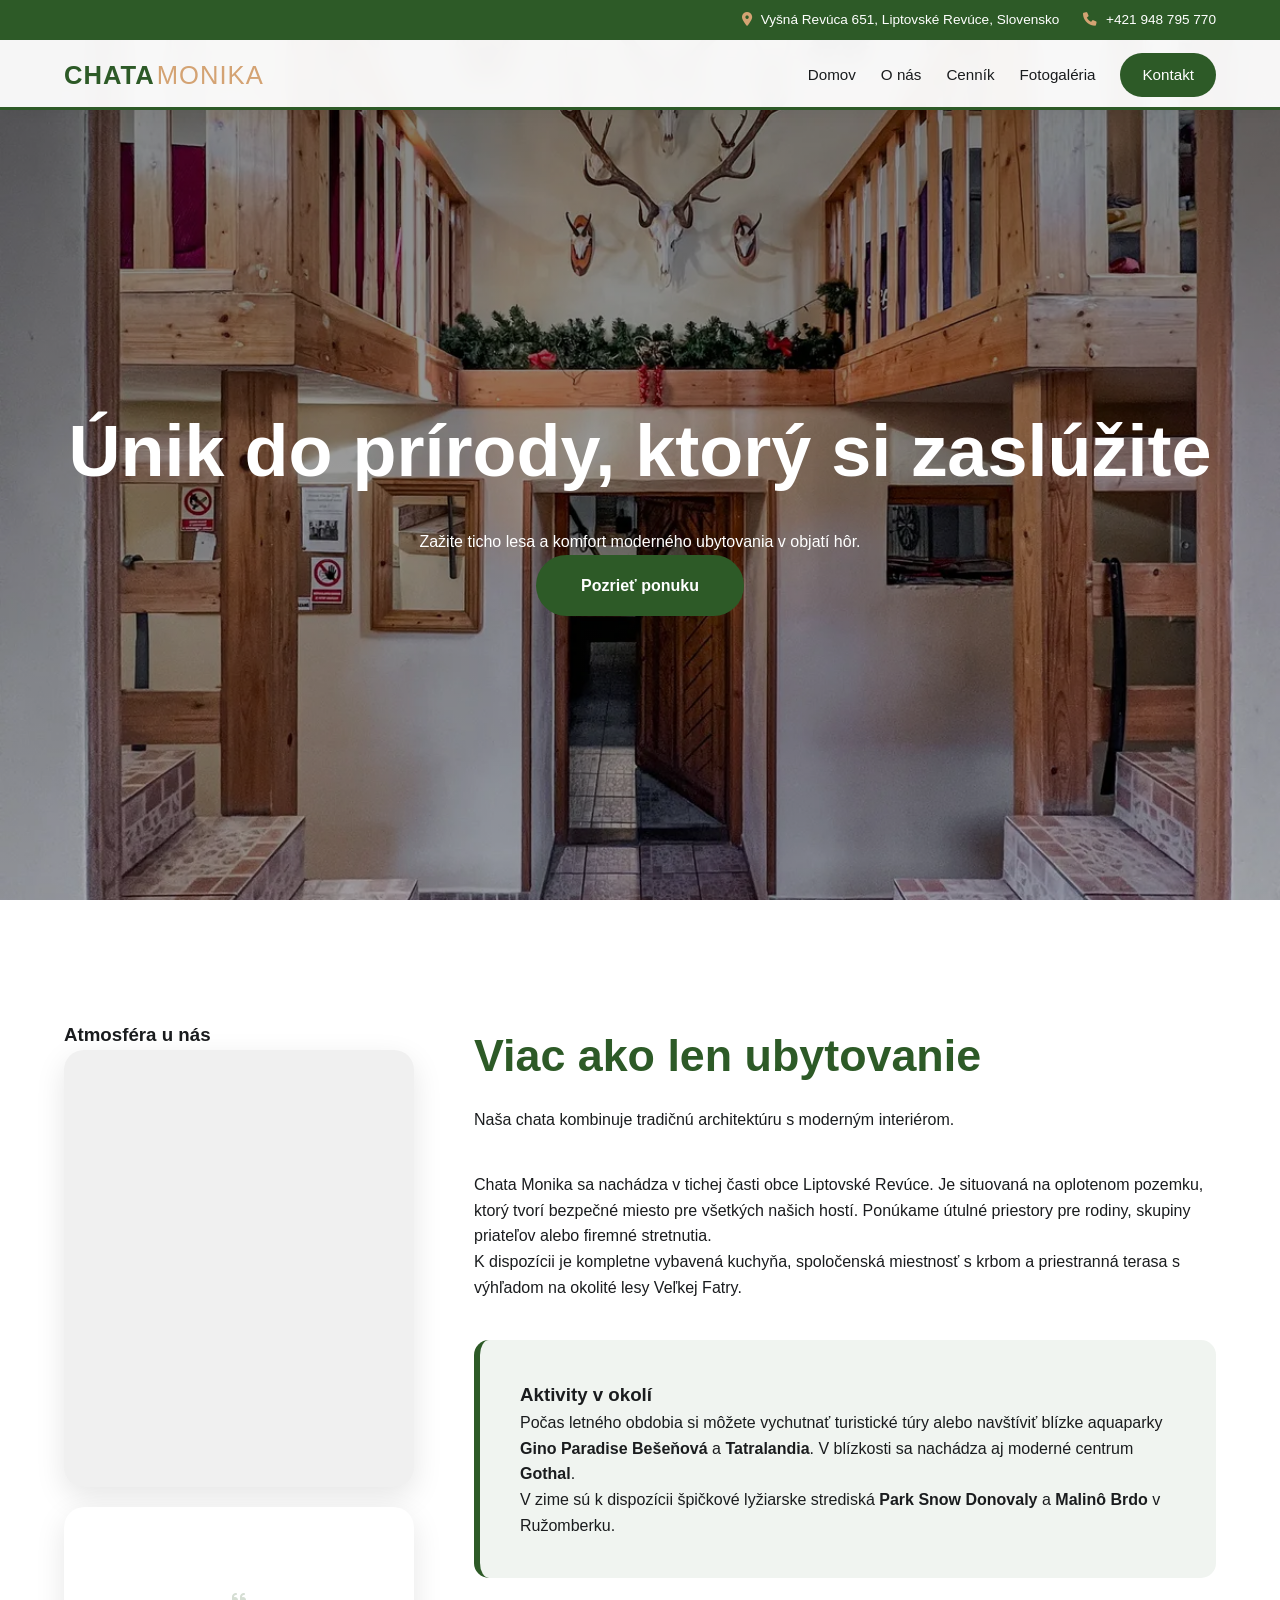
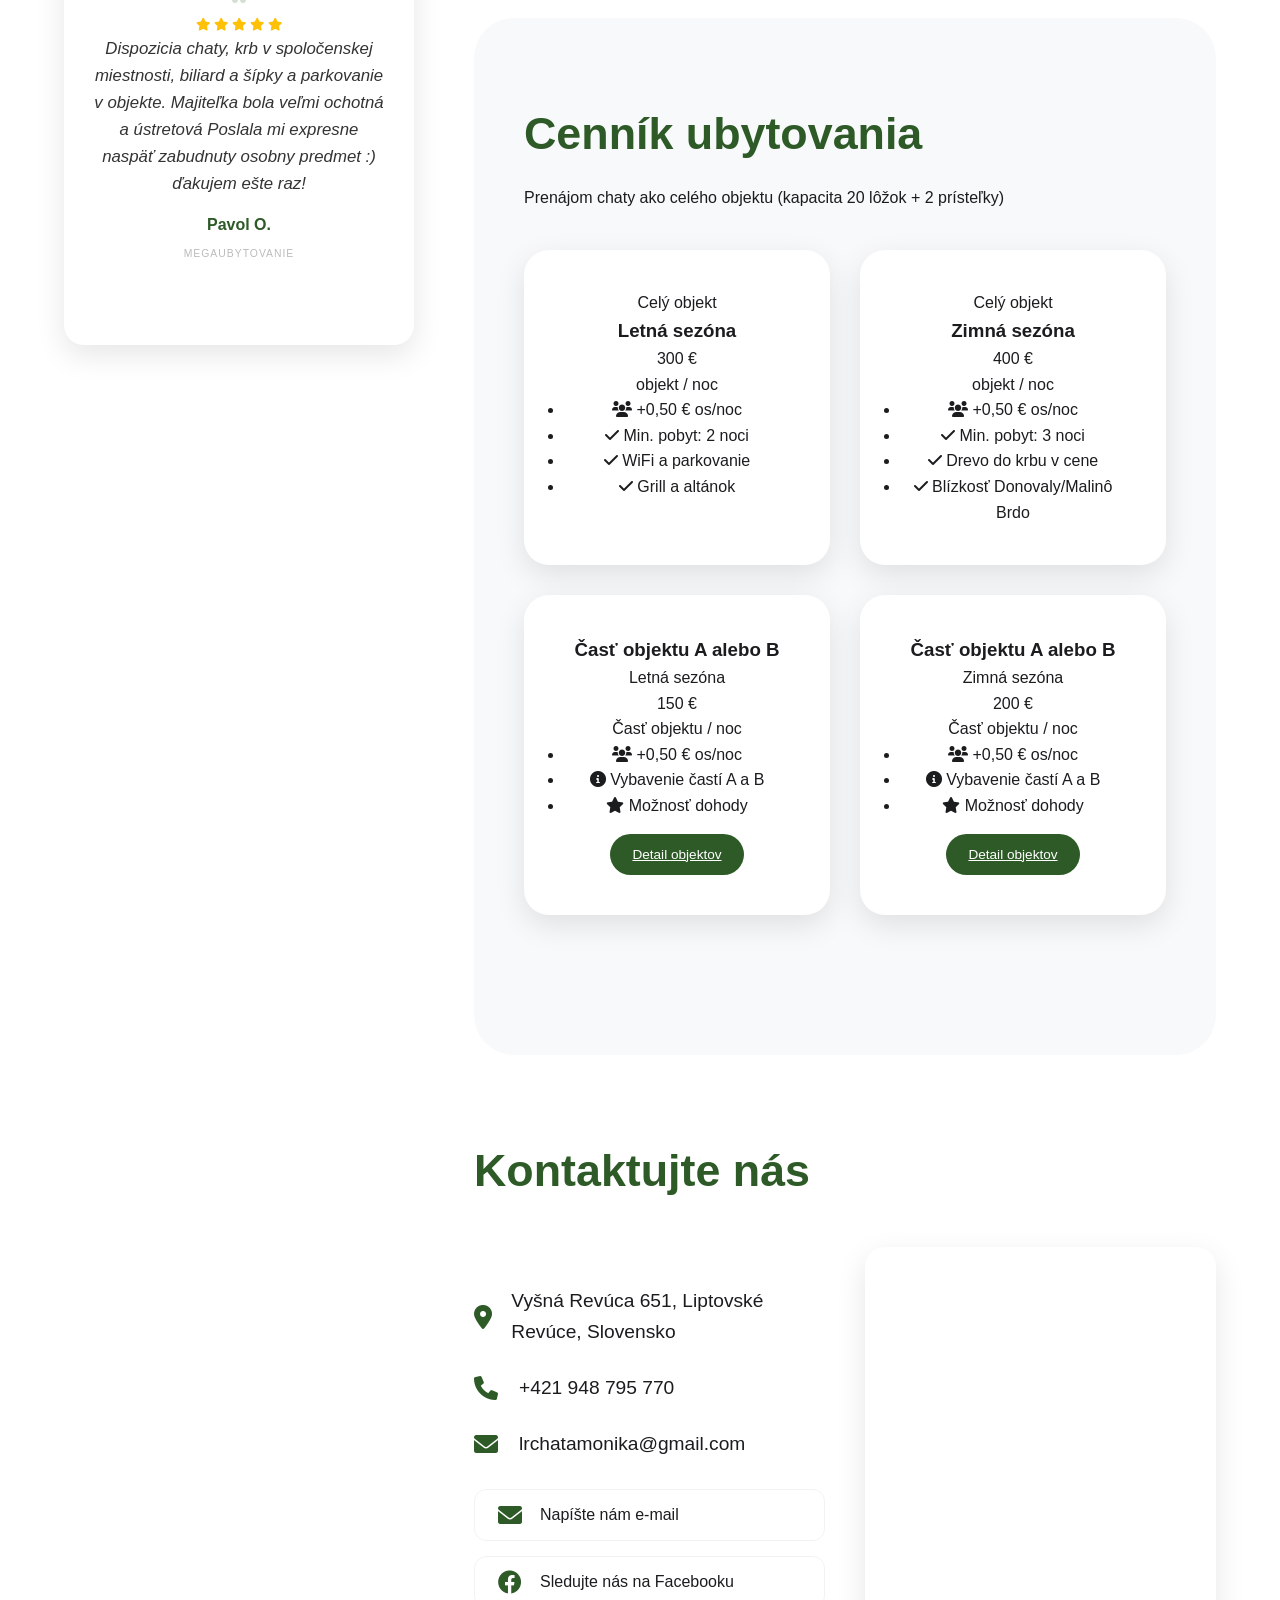
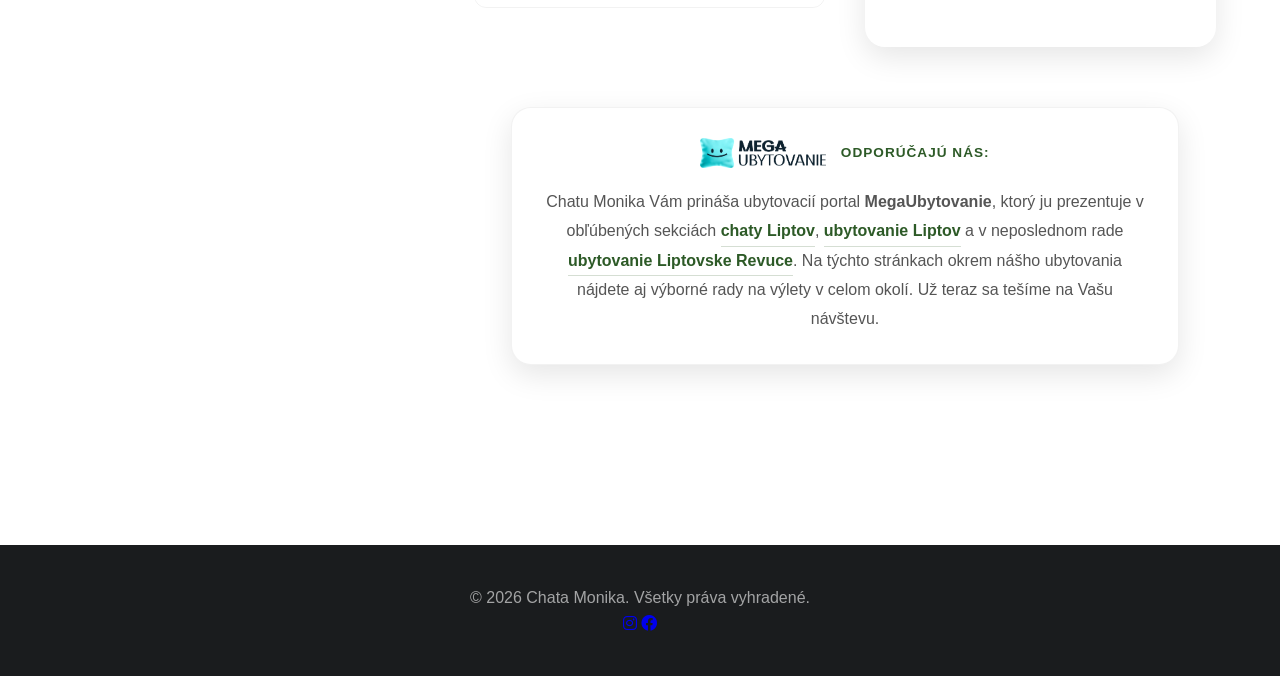
<file: index.html>
<!DOCTYPE html>
<html lang="sk">
<head>
    <meta charset="UTF-8">
    <meta name="viewport" content="width=device-width, initial-scale=1.0">
    <title>Chata Monika | Ubytovanie v srdci Veľkej Fatry</title>
    <link rel="stylesheet" href="style.css">
    <link rel="stylesheet" href="https://cdnjs.cloudflare.com/ajax/libs/font-awesome/6.0.0/css/all.min.css">
</head>
<body>

    <div class="topbar">
        <div class="topbar-content">
            <span><i class="fas fa-map-marker-alt"></i> Vyšná Revúca 651, Liptovské Revúce, Slovensko</span>
            <span><i class="fas fa-phone"></i> +421 948 795 770</span>
        </div>
    </div>

    <nav>
        <div class="nav-container">
            <div class="logo">
                <a href="#domov">CHATA<span>MONIKA</span></a>
            </div>
            
            <div class="menu-toggle" id="mobile-menu">
                <i class="fas fa-bars"></i>
            </div>
            
            <div class="nav-links">
                <a href="#domov">Domov</a>
                <a href="#o-nas">O nás</a>
                <a href="#cennik">Cenník</a>
                <a href="gallery.html">Fotogaléria</a>
                <a href="#kontakt" class="btn-small">Kontakt</a>
            </div>
        </div>
    </nav>

    <header id="domov">
        <div class="hero-content">
            <h1>Únik do prírody, ktorý si zaslúžite</h1>
            <p>Zažite ticho lesa a komfort moderného ubytovania v objatí hôr.</p>
            <a href="#cennik" class="btn">Pozrieť ponuku</a>
        </div>
    </header>

    <main class="main-layout">
        
        <aside class="sidebar-gallery">

            <h3>Atmosféra u nás</h3> <!-- 🔥 presunuté mimo -->
        
            <div class="sidebar-sticky">
                
                <div class="sidebar-box slideshow-container">
                    <div class="sidebar-slides slide-1"></div>
                    <div class="sidebar-slides slide-2"></div>
                    <div class="sidebar-slides slide-3"></div>
                </div>
            
                <div class="sidebar-box" id="review-sidebar">
                    <p style="text-align:center; padding:20px;">Načítavam recenzie...</p>
                </div>
            </div>
        
        </aside>

        <article class="content-area">
            <section id="o-nas">
                <div class="section-header">
                    <h2>Viac ako len ubytovanie</h2>
                    <p>Naša chata kombinuje tradičnú architektúru s moderným interiérom.</p>
                </div>
                <p>Chata Monika sa nachádza v tichej časti obce Liptovské Revúce. Je situovaná na oplotenom pozemku, ktorý tvorí bezpečné miesto pre všetkých našich hostí. Ponúkame útulné priestory pre rodiny, skupiny priateľov alebo firemné stretnutia.</p>
                <p>K dispozícii je kompletne vybavená kuchyňa, spoločenská miestnosť s krbom a priestranná terasa s výhľadom na okolité lesy Veľkej Fatry.</p>
                
                <div class="activities">
                    <h3>Aktivity v okolí</h3>
                    <p>Počas letného obdobia si môžete vychutnať turistické túry alebo navštíviť blízke aquaparky <strong>Gino Paradise Bešeňová</strong> a <strong>Tatralandia</strong>. V blízkosti sa nachádza aj moderné centrum <strong>Gothal</strong>.</p>
                    <p>V zime sú k dispozícii špičkové lyžiarske strediská <strong>Park Snow Donovaly</strong> a <strong>Malinô Brdo</strong> v Ružomberku.</p>
                </div>
            </section>

            <section id="cennik" class="bg-light">
    <div class="section-header text-center">
        <h2>Cenník ubytovania</h2>
        <p>Prenájom chaty ako celého objektu (kapacita 20 lôžok + 2 prísteľky)</p>
    </div>

    <div class="pricing-table">
        <div class="price-item">
            <div class="price-tag">Celý objekt</div>
            <h3>Letná sezóna</h3>
            <div class="price">300 €</div>
            <p class="price-per">objekt / noc</p>
            <ul class="price-features">
                <li><i class="fas fa-users"></i> +0,50 € os/noc</li>
                <li><i class="fas fa-check"></i> Min. pobyt: 2 noci</li>
                <li><i class="fas fa-check"></i> WiFi a parkovanie</li>
                <li><i class="fas fa-check"></i> Grill a altánok</li>
            </ul>
        </div>

        <div class="price-item featured">
            <div class="price-tag">Celý objekt</div>
            <h3>Zimná sezóna</h3>
            <div class="price">400 €</div>
            <p class="price-per">objekt / noc</p>
            <ul class="price-features">
                <li><i class="fas fa-users"></i> +0,50 € os/noc</li>
                <li><i class="fas fa-check"></i> Min. pobyt: 3 noci</li>
                <li><i class="fas fa-check"></i> Drevo do krbu v cene</li>
                <li><i class="fas fa-check"></i> Blízkosť Donovaly/Malinô Brdo</li>
            </ul>
        </div>

        <div class="price-item">
            <h3>Časť objektu A alebo B</h3>
            <p class="season-date">Letná sezóna</p>
            <div class="price">150 €</div>
            <p class="price-per">Časť objektu / noc</p>
            <ul class="price-features">
                <li><i class="fas fa-users"></i> +0,50 € os/noc</li>
                <li><i class="fas fa-info-circle"></i> Vybavenie častí A a B</li>
                <li><i class="fas fa-star"></i> Možnosť dohody</li>
            </ul>
            <a href="additional.html" class="btn-small" style="margin-top: 15px; display: inline-block;">Detail objektov</a>
        </div>

        <div class="price-item">
            <h3>Časť objektu A alebo B</h3>
            <p class="season-date">Zimná sezóna</p>
            <div class="price">200 €</div>
            <p class="price-per">Časť objektu / noc</p>
            <ul class="price-features">
                <li><i class="fas fa-users"></i> +0,50 € os/noc</li>
                <li><i class="fas fa-info-circle"></i> Vybavenie častí A a B</li>
                <li><i class="fas fa-star"></i> Možnosť dohody</li>
            </ul>
            <a href="additional.html" class="btn-small" style="margin-top: 15px; display: inline-block;">Detail objektov</a>
        </div>
    </div>
</section>


            <section id="kontakt" class="contact-section">
    <div class="section-header">
        <h2>Kontaktujte nás</h2>
    </div>
    
    <div class="contact-wrapper">
        <div class="contact-details">
            <div class="contact-item">
                <i class="fas fa-map-marker-alt"></i>
                <p>Vyšná Revúca 651, Liptovské Revúce, Slovensko</p>
            </div>
            <div class="contact-item">
                <i class="fas fa-phone"></i>
                <p>+421 948 795 770</p>
            </div>
            <div class="contact-item">
                <i class="fas fa-envelope"></i>
                <p>lrchatamonika@gmail.com</p>
            </div>

            <div class="contact-socials">
                 <a href="mailto:lrchatamonika@gmail.com">
                    <i class="fas fa-envelope"></i>
                    <span>Napíšte nám e-mail</span>
                </a>
                <a href="https://facebook.com/tvoja-chata" target="_blank">
                    <i class="fab fa-facebook"></i>
                    <span>Sledujte nás na Facebooku</span>
                </a>
            </div>
        </div>

        <div class="map-container">
            <iframe src="https://www.google.com/maps/embed?pb=!1m18!1m12!1m3!1d2622.49674621166!2d19.160646899999993!3d48.9059274!2m3!1f0!2f0!3f0!3m2!1i1024!2i768!4f13.1!3m3!1m2!1s0x47150f932e7abdf1%3A0xba121b43228b1fc0!2sChata%20Monika!5e0!3m2!1ssk!2ssk!4v1774042438860!5m2!1ssk!2ssk" width="100%" height="400" style="border:0;" allowfullscreen="" loading="lazy" referrerpolicy="no-referrer-when-downgrade"></iframe>
        </div>
    </div>
</section>
        <section class="partner-section">
            <div class="partner-text-container">
                <div class="partner-header">
                    <img src="img/logo-megaubytovanie.png" alt="MegaUbytovanie.sk" class="partner-logo-small">
                    <span>Odporúčajú nás:</span>
                </div>
                <p class="partner-description">
                    Chatu Monika Vám prináša ubytovacií portal <strong>MegaUbytovanie</strong>, ktorý ju prezentuje v obľúbených sekciách 
                    <a href="https://www.megaubytovanie.sk/liptov/chaty-chalupy" target="_blank">chaty Liptov</a>, 
                    <a href="https://www.megaubytovanie.sk/liptov" target="_blank">ubytovanie Liptov</a> a v neposlednom rade 
                    <a href="https://www.megaubytovanie.sk/sumiac" target="_blank">ubytovanie Liptovske Revuce</a>. 
                    Na týchto stránkach okrem nášho ubytovania nájdete aj výborné rady na výlety v celom okolí. 
                    Už teraz sa tešíme na Vašu návštevu.
                </p>
            </div>
        </section>
        </article>
    </main>
    <footer id="footer">
        <div class="footer-grid">
            <p>&copy; 2026 Chata Monika. Všetky práva vyhradené.</p>
            <div class="socials">
                <a href="#"><i class="fab fa-instagram"></i></a>
                <a href="#"><i class="fab fa-facebook"></i></a>
            </div>
        </div>
    </footer>
<script src="script.js"></script>
</body>
</html>
</file>
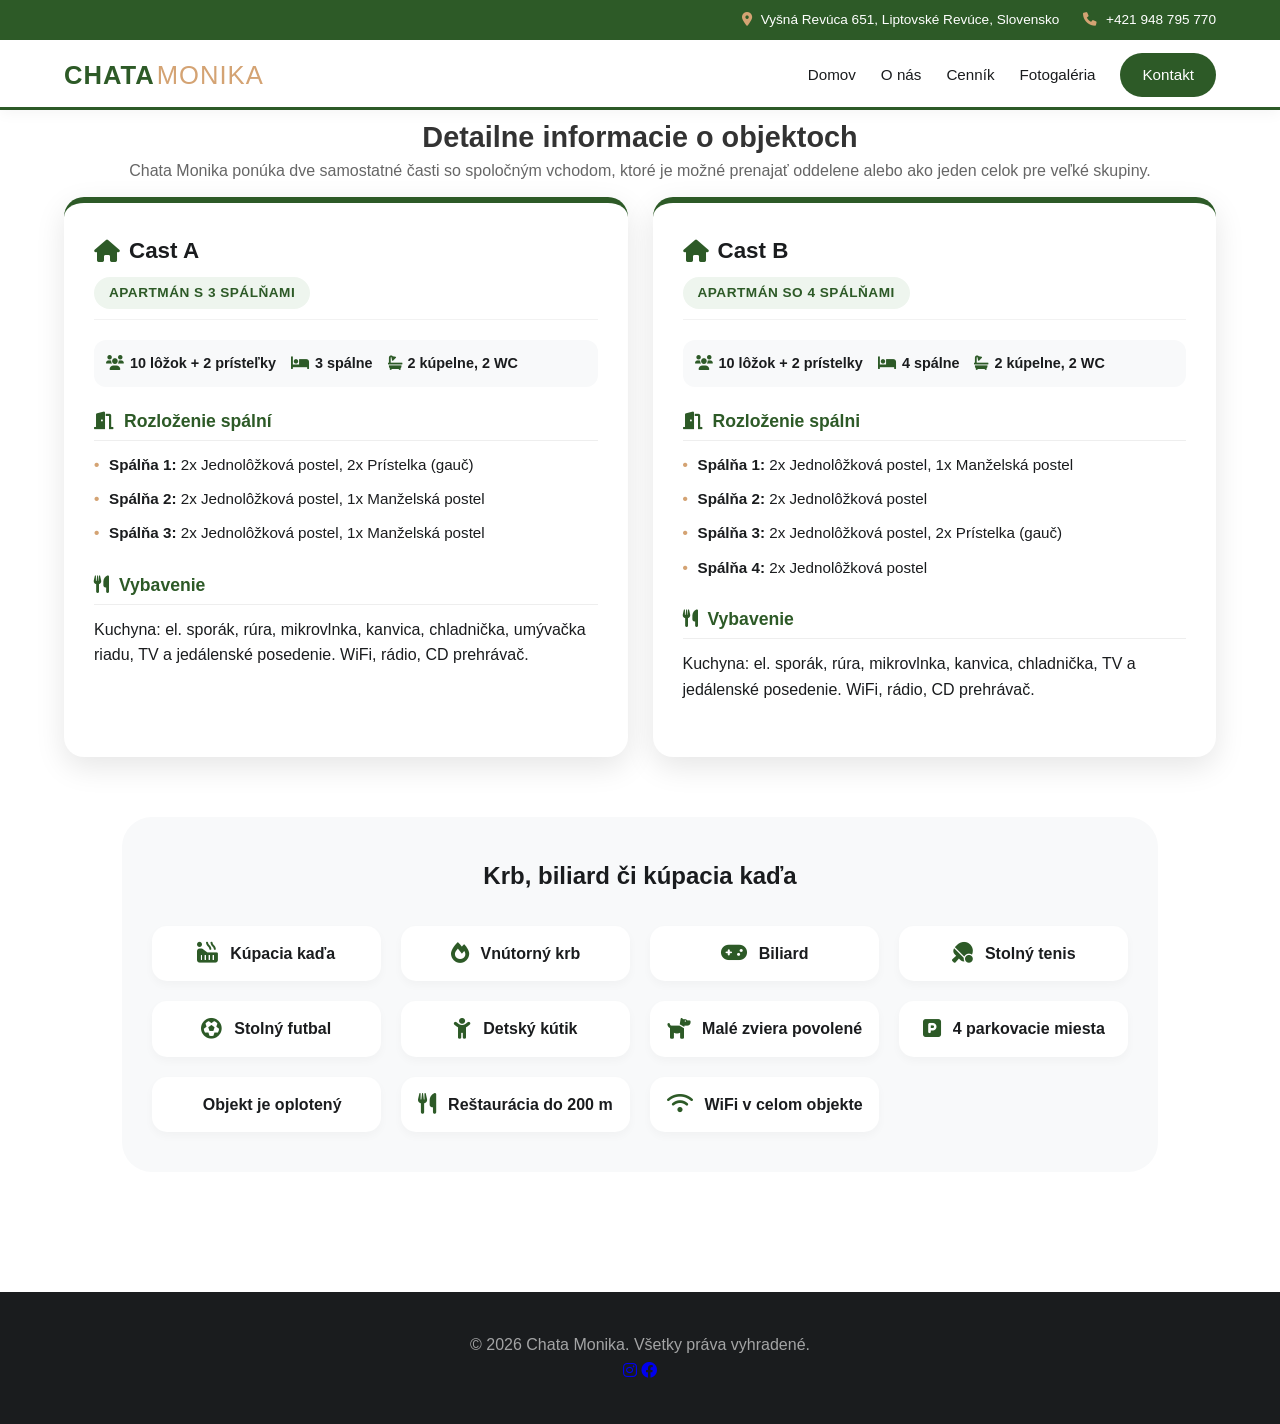
<file: additional.html>
<!DOCTYPE html>
<html lang="sk">
<head>
    <meta charset="UTF-8">
    <meta name="viewport" content="width=device-width, initial-scale=1.0">
    <title>Bližšie informácie | Chata Monika</title>
    <link rel="stylesheet" href="style.css">
    <link rel="stylesheet" href="https://cdnjs.cloudflare.com/ajax/libs/font-awesome/6.0.0/css/all.min.css">
</head>
<body>

    <div class="topbar">
        <div class="topbar-content">
            <span><i class="fas fa-map-marker-alt"></i> Vyšná Revúca 651, Liptovské Revúce, Slovensko</span>
            <span><i class="fas fa-phone"></i> +421 948 795 770</span>
        </div>
    </div>

    <nav>
        <div class="nav-container">
            <div class="logo">
                <a href="index.html#domov">CHATA<span>MONIKA</span></a>
            </div>
            
            <div class="menu-toggle" id="mobile-menu">
                <i class="fas fa-bars"></i>
            </div>
            
            <div class="nav-links">
                <a href="index.html#domov">Domov</a>
                <a href="index.html#o-nas">O nás</a>
                <a href="index.html#cennik">Cenník</a>
                <a href="gallery.html">Fotogaléria</a>
                <a href="index.html#kontakt" class="btn-small">Kontakt</a>
            </div>
        </div>
    </nav>

    <main class="main-layout additional-page">
        <article class="content-area">
            
            <header class="section-header">
                <h1>Detailne informacie o objektoch</h1>
                <p>Chata Monika ponúka dve samostatné časti so spoločným vchodom, ktoré je možné prenajať oddelene alebo ako jeden celok pre veľké skupiny.</p>
            </header>

            <div class="object-grid">
                
                <div class="object-card">
                    <div class="object-header">
                        <h2><i class="fas fa-home"></i> Cast A</h2>
                        <span class="tag">Apartmán s 3 spálňami</span>
                    </div>
                    
                    <div class="object-info-basic">
                        <span><i class="fas fa-users"></i> 10 lôžok + 2 prísteľky</span>
                        <span><i class="fas fa-bed"></i> 3 spálne</span>
                        <span><i class="fas fa-bath"></i> 2 kúpelne, 2 WC</span>
                    </div>

                    <div class="detail-block">
                        <h3><i class="fas fa-door-open"></i> Rozloženie spální</h3>
                        <ul class="detail-list">
                            <li><strong>Spálňa 1:</strong> 2x Jednolôžková postel, 2x Prístelka (gauč)</li>
                            <li><strong>Spálňa 2:</strong> 2x Jednolôžková postel, 1x Manželská postel</li>
                            <li><strong>Spálňa 3:</strong> 2x Jednolôžková postel, 1x Manželská postel</li>
                        </ul>
                    </div>

                    <div class="detail-block">
                        <h3><i class="fas fa-utensils"></i> Vybavenie</h3>
                        <p>Kuchyna: el. sporák, rúra, mikrovlnka, kanvica, chladnička, umývačka riadu, TV a jedálenské posedenie. WiFi, rádio, CD prehrávač.</p>
                    </div>
                </div>

                <div class="object-card">
                    <div class="object-header">
                        <h2><i class="fas fa-home"></i> Cast B</h2>
                        <span class="tag">Apartmán so 4 spálňami</span>
                    </div>
                    
                    <div class="object-info-basic">
                        <span><i class="fas fa-users"></i> 10 lôžok + 2 prístelky</span>
                        <span><i class="fas fa-bed"></i> 4 spálne</span>
                        <span><i class="fas fa-bath"></i> 2 kúpelne, 2 WC</span>
                    </div>

                    <div class="detail-block">
                        <h3><i class="fas fa-door-open"></i> Rozloženie spálni</h3>
                        <ul class="detail-list">
                            <li><strong>Spálňa 1:</strong> 2x Jednolôžková postel, 1x Manželská postel</li>
                            <li><strong>Spálňa 2:</strong> 2x Jednolôžková postel</li>
                            <li><strong>Spálňa 3:</strong> 2x Jednolôžková postel, 2x Prístelka (gauč)</li>
                            <li><strong>Spálňa 4:</strong> 2x Jednolôžková postel</li>
                        </ul>
                    </div>

                    <div class="detail-block">
                        <h3><i class="fas fa-utensils"></i> Vybavenie</h3>
                        <p>Kuchyna: el. sporák, rúra, mikrovlnka, kanvica, chladnička, TV a jedálenské posedenie. WiFi, rádio, CD prehrávač.</p>
                    </div>
                </div>

            </div>

            <section class="common-amenities">
                <h2>Krb, biliard či kúpacia kaďa</h2>
                <div class="amenities-grid">
                    <div class="amenity-item"><i class="fas fa-hot-tub"></i> Kúpacia kaďa</div>
                    <div class="amenity-item"><i class="fas fa-fire"></i> Vnútorný krb</div>
                    <div class="amenity-item"><i class="fas fa-gamepad"></i> Biliard</div>
                    
                    <div class="amenity-item"><i class="fas fa-table-tennis"></i> Stolný tenis</div>
                    <div class="amenity-item"><i class="fas fa-futbol"></i> Stolný futbal</div>
                    <div class="amenity-item"><i class="fas fa-child"></i> Detský kútik</div>
                    
                    <div class="amenity-item"><i class="fas fa-dog"></i> Malé zviera povolené</div>
                    <div class="amenity-item"><i class="fas fa-parking"></i> 4 parkovacie miesta</div>
                    <div class="amenity-item"><i class="fas fa-fence"></i> Objekt je oplotený</div>
                    <div class="amenity-item"><i class="fas fa-utensils"></i> Reštaurácia do 200 m</div>
                    <div class="amenity-item"><i class="fas fa-wifi"></i> WiFi v celom objekte</div>
                </div>
            </section>

        </article>
    </main>

    <footer id="footer">
        <div class="footer-grid">
            <p>&copy; 2026 Chata Monika. Všetky práva vyhradené.</p>
            <div class="socials">
                <a href="#"><i class="fab fa-instagram"></i></a>
                <a href="#"><i class="fab fa-facebook"></i></a>
            </div>
        </div>
    </footer>

<script src="script.js"></script>
</body>
</html>
</file>
<file: style.css>
/* --- MODERNÉ PREMENNÉ --- */
:root {
    --primary: #2d5a27;
    --primary-dark: #1e3d1a;
    --accent: #d4a373;
    --dark: #1a1c1e;
    --light: #f8f9fa;
    --white: #ffffff;
    --shadow: 0 10px 30px rgba(0,0,0,0.1);
    --transition: all 0.4s cubic-bezier(0.25, 0.8, 0.25, 1);
}

/* --- ZÁKLADNÝ RESET --- */
* {
    margin: 0;
    padding: 0;
    box-sizing: border-box;
    -webkit-tap-highlight-color: transparent;
}

html { scroll-behavior: smooth; }

body {
    font-family: -apple-system, BlinkMacSystemFont, "Segoe UI", Roboto, Helvetica, Arial, sans-serif;
    line-height: 1.6;
    color: var(--dark);
    background-color: var(--white);
    overflow-x: hidden;
}

section[id] { scroll-margin-top: 100px; }


/* --- TOPBAR --- */
.topbar {
    background: var(--primary);
    color: var(--white);
    font-size: 0.85rem;
    padding: 0 5%;
    display: flex;
    justify-content: flex-end;
    align-items: center;
    position: fixed;
    width: 100%;
    top: 0;
    z-index: 1001;
    height: 40px;
}

.topbar-content span { margin-left: 20px; font-weight: 300; }
.topbar-content i { margin-right: 5px; color: var(--accent); }

/* --- NAVIGÁCIA --- */
nav {
    background: rgba(255, 255, 255, 0.95);
    backdrop-filter: blur(10px);
    height: 70px;
    display: flex;
    align-items: center;
    position: fixed;
    width: 100%;
    top: 40px;
    z-index: 1000;
    box-shadow: 0 2px 15px rgba(0,0,0,0.05);
}

nav::after {
    content: "";
    position: absolute;
    bottom: 0;
    left: 0;
    width: 100%;
    height: 3px;
    background-color: var(--primary);
    z-index: 1001;
}

.nav-container {
    width: 90%;
    max-width: 1200px;
    margin: auto;
    display: flex;
    justify-content: space-between;
    align-items: center;
}

/* --- LOGO --- */
.logo { font-size: 1.6rem; font-weight: 800; letter-spacing: 1px; text-transform: uppercase; }
.logo a { text-decoration: none; color: var(--primary); display: block; transition: var(--transition); }
.logo a span { font-weight: 300; color: var(--accent); margin-left: 2px; }

/* --- MENU TOGGLE (HAMBURGER) --- */
.menu-toggle {
    display: none; /* Skryté na desktope */
    cursor: pointer;
    font-size: 1.5rem;
    color: var(--primary);
}

/* --- NAV LINKS --- */
.nav-links { display: flex; align-items: center; }
.nav-links a { text-decoration: none; color: var(--dark); margin-left: 25px; font-weight: 500; font-size: 0.95rem; transition: var(--transition); }
.nav-links a:hover { color: var(--primary); }
.btn-small { background: var(--primary); color: var(--white) !important; padding: 10px 22px; border-radius: 50px; font-size: 0.85rem; }

/* --- MOBILNÁ RESPONSIVITA (DOPLNENIE) --- */
@media (max-width: 768px) {
    .menu-toggle { display: block; } /* Zobraziť hamburger */
    
    .nav-links {
        display: none; /* Pôvodne skryté */
        flex-direction: column;
        position: absolute;
        top: 70px; /* Pod navigáciou */
        left: 0;
        width: 100%;
        background: white;
        padding: 20px 0;
        box-shadow: 0 10px 10px rgba(0,0,0,0.1);
        text-align: center;
    }

    .nav-links.active { display: flex; } /* Zobraziť po kliknutí cez JS */

    .nav-links a {
        margin: 15px 0;
        font-size: 1.2rem;
        display: block;
    }
}

/* --- HERO SEKCIÁ --- */
header {
    height: 100vh;
    background: linear-gradient(rgba(0,0,0,0.5), rgba(0,0,0,0.3)), url('img/hero.webp') center/cover no-repeat;
    display: flex;
    justify-content: center;
    align-items: center;
    text-align: center;
    color: var(--white);
    padding: 110px 20px 0;
}

.hero-content h1 { font-size: clamp(2.5rem, 8vw, 4.5rem); margin-bottom: 20px; font-weight: 800; }
.btn { background: var(--primary); color: var(--white); padding: 18px 45px; text-decoration: none; border-radius: 50px; font-weight: 600; display: inline-block; transition: var(--transition); }
.btn:hover { background: var(--primary-dark); transform: translateY(-2px); }

/* --- HLAVNÝ LAYOUT --- */
.main-layout {
    display: grid;
    grid-template-columns: 350px 1fr;
    gap: 60px;
    padding: 120px 5%;
    max-width: 1400px;
    margin: auto;
}



/* --- OBSAHOVÁ ČASŤ --- */
.section-header { margin-bottom: 40px; }
.section-header h2 { font-size: clamp(2rem, 5vw, 2.8rem); color: var(--primary); margin-bottom: 15px; }
.bg-light { background-color: var(--light); padding: 80px 50px; border-radius: 40px; }

/* --- CENNÍK --- */
.pricing-table { display: grid; grid-template-columns: repeat(auto-fit, minmax(280px, 1fr)); gap: 30px; margin-bottom: 60px; }
.price-item { background: var(--white); padding: 40px; border-radius: 25px; text-align: center; box-shadow: var(--shadow); }

/* --- KONTAKT A MAPA --- */
.contact-section { margin-top: 80px; }
.contact-wrapper { display: grid; grid-template-columns: 1fr 1fr; gap: 40px; align-items: center; }
.contact-item { display: flex; align-items: center; gap: 15px; margin-bottom: 25px; font-size: 1.2rem; }
.contact-item i { font-size: 1.5rem; color: var(--primary); width: 30px; }
.map-container { border-radius: 20px; overflow: hidden; box-shadow: var(--shadow); height: 400px; }

/* --- SOCIÁLNE SIETE (Zjednotené a čisté) --- */
.contact-socials { display: flex; flex-direction: column; gap: 15px; margin-top: 30px; }
.contact-socials a { display: flex; align-items: center; gap: 15px; text-decoration: none !important; color: var(--dark) !important; font-weight: 500; padding: 12px 20px; border-radius: 12px; transition: var(--transition); border: 1px solid rgba(0, 0, 0, 0.05); }

/* Hover efekt */
.contact-socials a:hover {
    background: var(--light);
    border-color: var(--primary);
    color: var(--primary) !important; /* Text sa pri hoveri zafarbí na primárnu */
    transform: translateX(5px);
}

/* Ikony v odkazoch */
.contact-socials a i {
    font-size: 1.5rem;
    color: var(--primary);
    width: 30px;
    text-align: center;
    transition: var(--transition);
}

/* --- AKTIVITY --- */
.activities { background: #f0f4f0; padding: 40px; border-left: 6px solid var(--primary); border-radius: 15px; margin: 40px 0; }

/* --- FOOTER --- */
footer { padding: 40px 5%; background: var(--dark); color: rgba(255,255,255,0.6); text-align: center; }

/* --- RESPONSIVITA --- */
@media (max-width: 1100px) {
    .main-layout { grid-template-columns: 1fr; }
    .sidebar-sticky { position: static; order: 2; }
    .slideshow-container { aspect-ratio: 16 / 9; }
}

@media (max-width: 768px) {
    .nav-links { display: none; }
    .contact-wrapper { grid-template-columns: 1fr; }
    .bg-light { padding: 40px 20px; }
}

/* --- GALERIA A SLIDERY --- */

.gallery-category { 
    margin: 60px 0; 
    position: relative; 
}

.gallery-category h2 { 
    color: var(--primary); 
    font-size: 1.8rem; 
    margin-bottom: 25px; 
    position: relative; 
    z-index: 5;
}


/* --- SLIDER CONTAINER --- */

.slider-container {
    position: relative;
    width: 100%;
}


/* --- VIEWPORT (SCROLL AREA) --- */

.slider-viewport {
    width: 100%;
    overflow-x: auto;
    scroll-snap-type: x mandatory;

    -webkit-overflow-scrolling: touch; /* smooth iOS */

    scrollbar-width: none;
    padding: 20px 0;

    cursor: grab;
}

.slider-viewport:active {
    cursor: grabbing;
}

.slider-viewport::-webkit-scrollbar { 
    display: none;
}


/* --- TRACK --- */

.slider-track {
    display: flex;
    gap: 20px;
    width: max-content;
}


/* --- SLIDE --- */

.slide {
    scroll-snap-align: start;

    /* OPRAVA: flex a width zabezpecia stabilitu rozmerov */
    flex: 0 0 300px;
    width: 300px;
    height: 400px;

    /* Volitelne: Background zabrani blikaniu bielej plochy kym sa nacita img */
    background: #f0f0f0; 

    border-radius: 20px;
    overflow: hidden;

    transition: transform 0.4s ease, box-shadow 0.4s ease;
    
    /* Zabezpeci, ze hover efekt (scale) nebude orezany okolitym kontajnerom */
    position: relative;
    z-index: 1;
}

.slide:hover {
    transform: scale(1.04);
    box-shadow: 0 20px 40px rgba(0,0,0,0.25);
    z-index: 10;
}



/* --- IMAGE --- */

.slide img {
    width: 100%;
    height: 100%;
    object-fit: cover;
    display: block;
}


/* --- BUTTONS --- */

.slider-btn {
    position: absolute;
    top: 50%;
    transform: translateY(-50%);

    width: 50px;
    height: 50px;

    border: none;
    border-radius: 50%;

    background: rgba(0,0,0,0.6);
    backdrop-filter: blur(6px);

    color: white;
    cursor: pointer;

    display: flex;
    align-items: center;
    justify-content: center;

    z-index: 100;

    transition: 0.3s;

    box-shadow: 0 6px 20px rgba(0,0,0,0.3);
}

.slider-btn:hover { 
    background: var(--primary); 
    transform: translateY(-50%) scale(1.1);
}

.slider-btn.prev { left: 10px; }
.slider-btn.next { right: 10px; }


/* --- MOBILE --- */

@media (max-width: 768px) {

    .slide {
        /* OPRAVA: flex a width držia box na 260px bez ohľadu na fotku */
        flex: 0 0 260px;
        width: 260px;
        height: 320px;
    }

    .slider-btn {
        width: 40px;
        height: 40px;
        font-size: 0.8rem;
        /* Voliteľné: na mobile sa často tlačidlá skryjú, aby nezavadzali swipe-u */
        /* display: none; */ 
    }

}



/* --- LIGHTBOX --- */

.lightbox {
    position: fixed;
    inset: 0;

    background: rgba(0,0,0,0.95);

    display: flex;
    align-items: center;
    justify-content: center;

    opacity: 0;
    pointer-events: none;

    transition: 0.3s;

    z-index: 9999;
    padding: 20px;
}

.lightbox.active { 
    opacity: 1; 
    pointer-events: all; 
}


.lightbox img {
    max-width: 90%;
    max-height: 80vh;

    border-radius: 12px;

    box-shadow: 0 0 50px rgba(0,0,0,0.5);
}

.lightbox-prev,
.lightbox-next {
    position: absolute;
    top: 50%;
    transform: translateY(-50%);
    
    background: rgba(0,0,0,0.6);
    border: none;
    color: white;
    
    width: 50px;
    height: 50px;
    border-radius: 50%;
    
    cursor: pointer;
    font-size: 1.2rem;
    z-index: 10;
}

.lightbox-prev { left: 20px; }
.lightbox-next { right: 20px; }

.lightbox-prev:hover,
.lightbox-next:hover {
    background: var(--primary);
}


/* CLOSE BUTTON */

.close-lightbox {
    position: absolute;
    top: 20px;
    right: 30px;

    color: white;
    font-size: 3rem;

    cursor: pointer;
    line-height: 1;

    transition: 0.2s;
}

.close-lightbox:hover {
    transform: scale(1.1);
}

/* --- ZJEDNOTENY SIDEBAR --- */
.sidebar-sticky { 
    position: sticky; 
    top: 130px; 
    display: flex;
    flex-direction: column;
    gap: 20px;
}

.sidebar-box {
    position: relative; 
    width: 100%; 
    aspect-ratio: 4 / 5; 
    overflow: hidden; 
    border-radius: 20px; 
    box-shadow: var(--shadow);
    background: #f0f0f0;
}


/* --- SLIDESHOW WRAPPER --- */
.slideshow-container {
    position: relative;
    width: 100%;
    height: 100%;
}


/* --- FOTOSLIDESHOW --- */
.sidebar-slides { 
    position: absolute;
    inset: 0;

    width: 100%; 
    height: 100%; 

    background-size: cover;
    background-position: center;
    background-repeat: no-repeat;

    opacity: 0;

    animation: slideSequence 24s infinite;
    animation-fill-mode: both;

    will-change: opacity, transform; /* performance boost */
}


/* --- IMAGES --- */
.slide-1 { background-image: url('img/slide1.webp'); animation-delay: 0s; }
.slide-2 { background-image: url('img/slide2.webp'); animation-delay: 8s; }
.slide-3 { background-image: url('img/slide3.webp'); animation-delay: 16s; }


/* --- RECENZIE --- */
.review-card-sidebar {
    position: absolute;
    inset: 0;

    padding: 30px;

    display: flex;
    flex-direction: column;
    justify-content: center;
    align-items: center;

    text-align: center;

    opacity: 0;
    background: white;

    transition: opacity 1.5s ease-in-out;

    z-index: 2;
}

.review-card-sidebar.active {
    opacity: 1;
}


/* --- STYL TEXTU RECENZII --- */
.review-card-sidebar .quote-icon { 
    font-size: 1rem; 
    color: var(--primary); 
    opacity: 0.2; 
    margin-bottom: 5px; 
}

.review-card-sidebar p { 
    font-style: italic; 
    color: #333; 
    font-size: 1.05rem; 
    line-height: 1.6; 
    margin: 0; 
}

.review-card-sidebar h4 { 
    margin-top: 15px; 
    color: var(--primary); 
    font-size: 1rem; 
    font-weight: bold; 
}

.review-card-sidebar i.fa-star { 
    color: #ffc107; 
    font-size: 0.8rem; 
    margin: 2px; 
}

.review-card-sidebar .platform-tag { 
    font-size: 0.65rem; 
    text-transform: uppercase; 
    color: #bbb; 
    margin-top: 8px; 
    letter-spacing: 1px; 
}


/* --- RESPONZIVITA --- */
/* --- TABLET --- */
@media (max-width: 992px) {

    .sidebar-sticky {
        position: static;

        display: grid;
        grid-template-columns: repeat(2, minmax(0, 1fr)); /* 🔥 kľúčové */
        gap: 20px;

        margin-top: 30px;
    }
    .sidebar-box:hover {
        transform: translateY(-5px);
        transition: 0.3s;
    }
    .sidebar-box {
        aspect-ratio: auto;  /* ❗ vypnúť ratio */
        height: 300px;       /* stabilná výška */
        width: 100%;
    }

    .review-card-sidebar {
        padding: 20px; /* menší padding */
    }

}


/* --- MOBILE --- */
@media (max-width: 600px) {

    .sidebar-sticky {
        display: grid;
        grid-template-columns: 1fr; /* pod sebou */
    }

    .sidebar-box {
        height: 260px;
    }

}

/* --- ANIMACIA (VYLEPSENA + SMOOTH + ZOOM) --- */
@keyframes slideSequence {
    0%   { opacity: 0; }
    5%   { opacity: 1; }

    28%  { opacity: 1; }
    33%  { opacity: 0; }

    100% { opacity: 0; }
}

/* --- PARTNERSKA SEKCIÁ (MEGAUBYTOVANIE) --- */
.partner-section { 
    padding: 60px 5%; 
    background-color: var(--white); 
    display: flex; 
    justify-content: center; 
    width: 100%;
    box-sizing: border-box; /* Klucove: padding nepredlzi sirku nad 100% */
}

.partner-text-container { 
    width: 100%;
    max-width: 900px; 
    padding: 30px; 
    background: var(--white); 
    border-radius: 20px; 
    box-shadow: var(--shadow); 
    text-align: center; 
    transition: var(--transition); 
    border: 1px solid rgba(0, 0, 0, 0.05); 
    box-sizing: border-box; /* Klucove pre vnutorne rozmery */
}

.partner-text-container:hover { 
    transform: translateY(-5px); 
    border-color: var(--primary); 
}

.partner-header { 
    display: flex; 
    align-items: center; 
    justify-content: center; 
    gap: 15px; 
    margin-bottom: 20px; 
    flex-wrap: wrap; /* Ak je malo miesta, logo a text sa daju pod seba */
}

.partner-logo-small { 
    height: 30px; 
    width: auto; 
    max-width: 100%; /* Poistka pre obrazok */
    transition: var(--transition); 
}

.partner-header span { 
    font-size: 0.85rem; 
    font-weight: 700; 
    text-transform: uppercase; 
    letter-spacing: 1px; 
    color: var(--primary); 
}

.partner-description { 
    font-size: 1rem; 
    line-height: 1.8; 
    color: #555; 
    margin: 0; 
    word-wrap: break-word; /* Zabrani pretekaniu dlhych slov */
}

/* Stylovanie SEO odkazov */
.partner-description a { 
    color: var(--primary); 
    text-decoration: none; 
    font-weight: 600; 
    transition: var(--transition); 
    border-bottom: 1px solid rgba(45, 90, 39, 0.2); 
    display: inline-block; /* Lepsie zalamovanie odkazov */
}

.partner-description a:hover { 
    color: var(--primary-dark); 
    border-bottom-color: var(--primary); 
    background-color: rgba(45, 90, 39, 0.05); 
}

/* Responzivita pre mobil */
@media (max-width: 768px) {
    .partner-section { 
        padding: 40px 15px; /* Mensi padding na bokoch pre mobil */
    }
    .partner-text-container {
        padding: 20px; /* Mensi vnutorny padding */
    }
    .partner-header { 
        flex-direction: column; 
        gap: 10px; 
    }
    .partner-description { 
        font-size: 0.95rem; 
        text-align: center; /* Justify na mobile casto sposobuje vizualne chyby */
    }
}

/* --- KOMPLETNY DOPLNOK PRE ADDITIONAL.HTML --- */

/* 1. ABSOLUTNY RESET HLAVNEHO KONTAJNERA */
main.main-layout.additional-page {
    display: block !important;
    grid-template-columns: 1fr !important; 
    grid-template-areas: none !important;
    width: 100% !important;
    max-width: 100% !important; 
    margin: 0 !important;
    /* BEZPECNA MEDZERA PRE MENU (zabrani skrytiu textu pod navigaciu) */
    padding-top: 120px !important; 
    float: none !important;
}

/* --- EXTRA KOMPAKTNA HLAVICKA (BEZ FOTKY) --- */
.additional-page .section-header {
    display: block !important;
    text-align: center !important;
    width: 100% !important;
    
    background: none !important;
    background-color: transparent !important;
    min-height: 0 !important; 
    height: auto !important;
    
    /* ODSTRANENY PADDING A ZMENSENY MARGIN */
    padding: 0 !important; 
    margin: 0 auto 15px auto !important;
}

/* ODSTRANENIE MEDZIER V TEXTE */
.additional-page .section-header h1 {
    margin: 0 !important;
    padding: 0 !important;
    font-size: 1.8rem !important;
    color: #333333 !important; /* Tmave pismo pre svetle pozadie */
    line-height: 1.2 !important;
    text-shadow: none !important;
}

.additional-page .section-header p {
    margin: 5px 0 0 0 !important;
    padding: 0 !important;
    font-size: 1rem !important;
    color: #666666 !important;
    line-height: 1.4 !important;
}

/* OBMEDZENIE TEXTU A OBSAHU */
.additional-page .section-header h1,
.additional-page .section-header p,
.additional-page .content-area,
.object-grid,
.common-amenities {
    max-width: 1200px !important;
    margin-left: auto !important;
    margin-right: auto !important;
    width: 90% !important;
}

/* --------------------------------------------------- */

/* 2. RESET VNUTORNEHO CLANKU */
.additional-page .content-area {
    display: block !important;
    width: 100% !important;
    max-width: 100% !important;
    margin: 0 auto !important;
    padding: 0 !important;
    float: none !important;
}

/* 3. KARTY OBJEKTOV (Grid system) */
.object-grid {
    display: grid !important;
    grid-template-columns: repeat(auto-fit, minmax(320px, 1fr)) !important; 
    gap: 25px !important;
    /* PRISUNUTE K TEXTU */
    margin-top: 10px !important; 
    width: 100% !important;
}

.object-card {
    background: var(--white, #ffffff);
    padding: 30px;
    border-radius: 20px;
    box-shadow: var(--shadow, 0 4px 15px rgba(0,0,0,0.1));
    border-top: 6px solid var(--primary, #4caf50);
    transition: transform 0.3s ease;
}

.object-card:hover { 
    transform: translateY(-5px); 
}

/* 4. HLAVICKA KARTY A TAGY */
.object-header {
    margin-bottom: 15px;
    border-bottom: 1px solid rgba(0,0,0,0.05);
    padding-bottom: 10px;
}

.object-header h2 {
    font-size: 1.4rem;
    color: var(--dark, #222);
    display: flex;
    align-items: center;
    gap: 10px;
    margin: 0;
}

.object-header h2 i {
    color: var(--primary, #4caf50);
}

.tag {
    display: inline-block;
    background: #eef5ee;
    color: var(--primary, #4caf50);
    padding: 5px 15px;
    border-radius: 50px;
    font-size: 0.85rem;
    font-weight: 700;
    text-transform: uppercase;
    letter-spacing: 0.5px;
    margin-top: 8px;
}

/* 5. RYCHLE INFO (Ikony) */
.object-info-basic {
    display: flex;
    flex-wrap: wrap;
    gap: 15px;
    margin: 20px 0;
    background: var(--light, #f8f9fa);
    padding: 12px;
    border-radius: 12px;
}

.object-info-basic span {
    font-size: 0.9rem;
    font-weight: 600;
    display: flex;
    align-items: center;
    gap: 6px;
}

.object-info-basic i {
    color: var(--primary, #4caf50);
}

/* 6. DETAILNE BLOKY A ZOZNAMY */
.detail-block {
    margin-bottom: 25px;
}

.detail-block h3 {
    font-size: 1.1rem;
    color: var(--primary, #4caf50);
    margin-bottom: 12px;
    border-bottom: 1px solid #eee;
    padding-bottom: 5px;
    display: flex;
    align-items: center;
    gap: 10px;
}

.detail-list { 
    list-style: none; 
    padding: 0; 
}

.detail-list li { 
    margin-bottom: 10px; 
    font-size: 0.95rem; 
    padding-left: 15px;
    position: relative;
}

.detail-list li::before {
    content: "•";
    color: var(--accent, #ff9800);
    font-weight: bold;
    position: absolute;
    left: 0;
}

/* 7. SPOLOCNE VYBAVENIE (Spodna sekcia) */
.common-amenities {
    margin-top: 60px;
    background: var(--light, #f8f9fa);
    padding: 40px 30px;
    border-radius: 30px;
    text-align: center;
}

.amenities-grid {
    display: grid !important;
    grid-template-columns: repeat(auto-fit, minmax(200px, 1fr)) !important;
    gap: 20px;
    margin-top: 30px;
}

.amenity-item {
    background: var(--white, #ffffff);
    padding: 15px;
    border-radius: 15px;
    display: flex;
    align-items: center;
    justify-content: center;
    gap: 12px;
    font-weight: 600;
    box-shadow: 0 4px 10px rgba(0,0,0,0.03);
}

.amenity-item i { 
    color: var(--primary, #4caf50); 
    font-size: 1.3rem; 
}

/* 8. RESPONZIVITA (Tablet a Mobil) */
@media (max-width: 1200px) {
    main.main-layout.additional-page {
        width: 92% !important;
        grid-template-columns: 1fr !important;
        padding-top: 110px !important;
    }
}

@media (max-width: 768px) {
    main.main-layout.additional-page {
        padding-top: 100px !important; /* Bezpecna medzera pre mobilne menu */
    }

    .object-card {
        padding: 25px 20px;
    }

    .object-grid {
        grid-template-columns: 1fr !important;
        margin-top: 15px !important;
    }

    .common-amenities {
        padding: 40px 20px;
        border-radius: 25px;
    }

    .amenities-grid {
        grid-template-columns: 1fr 1fr !important;
        gap: 10px;
    }

    .amenity-item {
        font-size: 0.85rem;
        padding: 15px 10px;
    }
}
</file>
